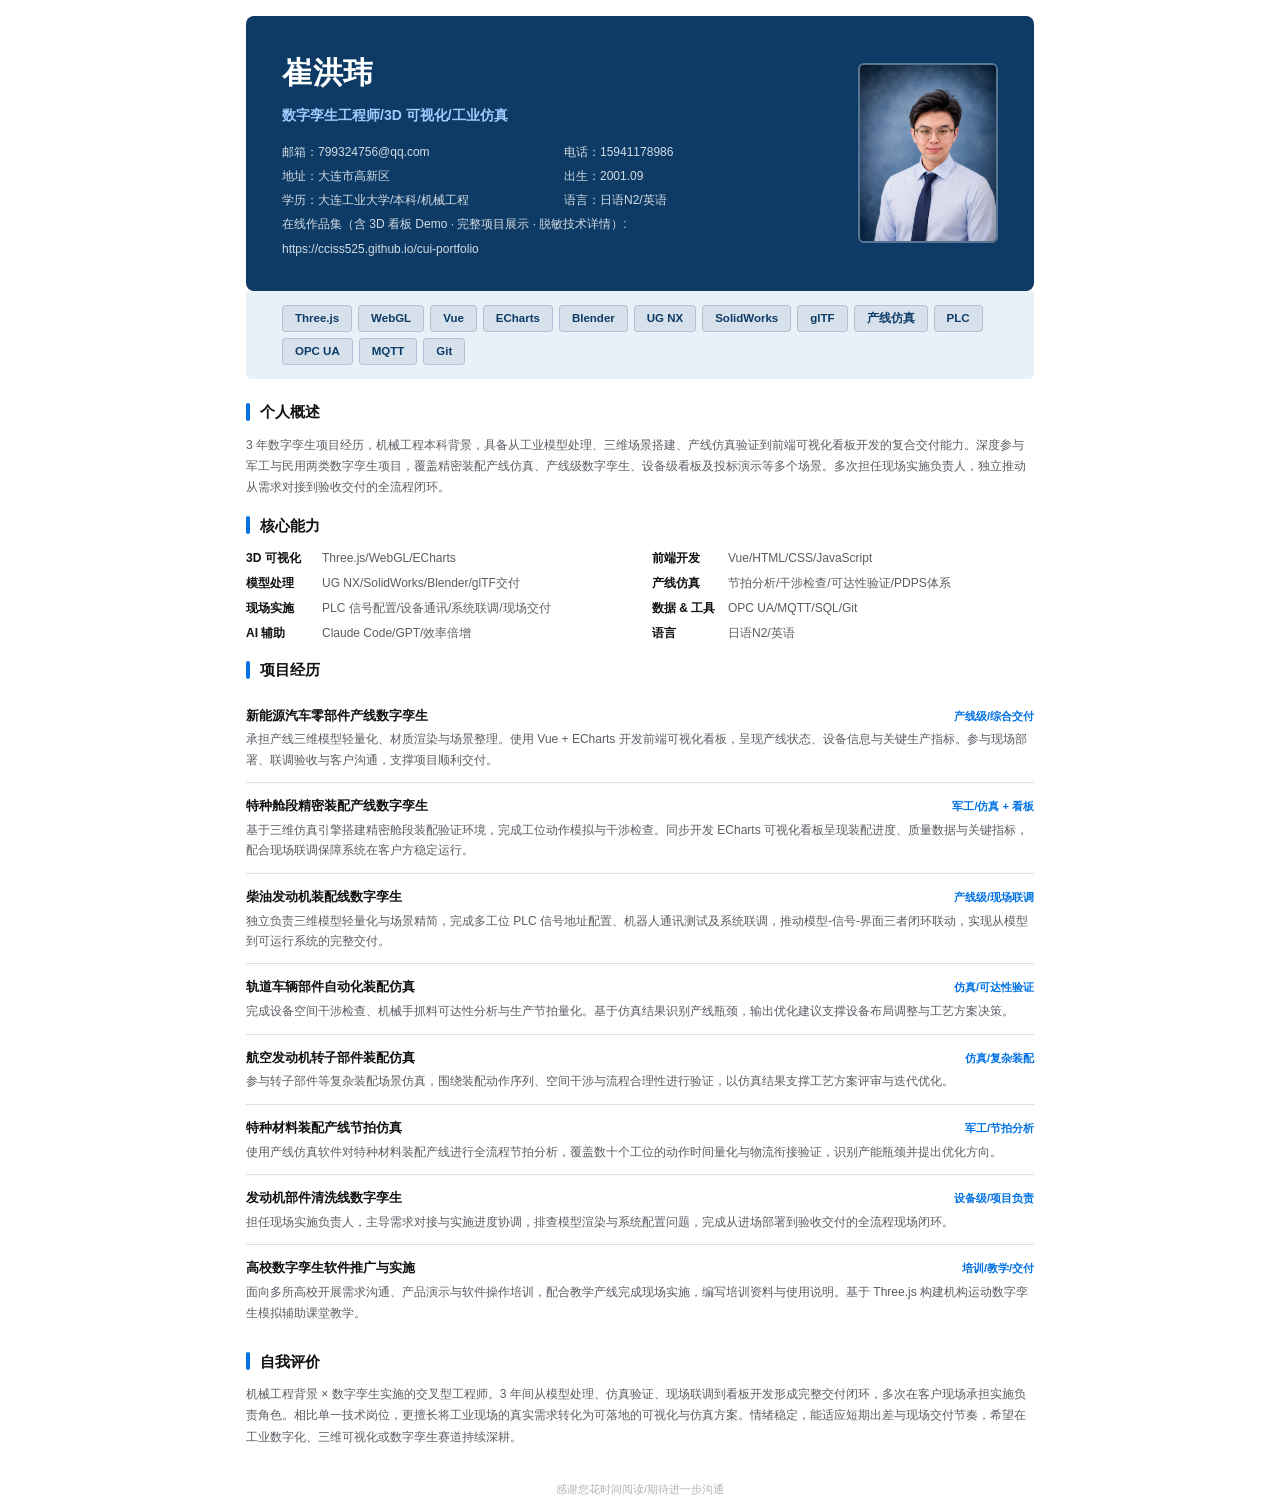
<file: assets/resume-print.html>
<!doctype html>
<html lang="zh-CN">
<head>
<meta charset="UTF-8" />
<meta name="viewport" content="width=device-width, initial-scale=1.0" />
<title>崔洪玮/数字孪生工程师/简历</title>
<style>
  :root {
    --ink: #111114;
    --muted: #5a5d63;
    --line: #dedfe3;
    --subtle: #f5f5f7;
    --blue: #0071e3;
    --dark: #090b10;
    --dark-soft: #161a22;
    --green: #2f8f6a;
    --tag-bg: #eef0f4;
  }

  * { box-sizing: border-box; margin: 0; padding: 0; }

  body {
    font-family: "Microsoft YaHei", "PingFang SC", "Hiragino Sans GB", "Noto Sans SC", "Segoe UI", sans-serif;
    font-size: 12.5px;
    line-height: 1.68;
    color: var(--ink);
    background: #fff;
    max-width: 820px;
    margin: 0 auto;
    padding: 0 16px;
  }

  /* ====== Header ====== */
  .resume-header {
    display: flex;
    align-items: center;
    justify-content: space-between;
    gap: 32px;
    padding: 32px 36px;
    margin-top: 16px;
    border-radius: 8px;
    background: #0d3b66;
    color: #fff;
  }

  .header-left { flex: 1; min-width: 0; }
  .header-left h1 { font-size: 30px; font-weight: 750; letter-spacing: 0.5px; margin-bottom: 6px; }
  .header-left .title { font-size: 14px; font-weight: 650; color: #9fcbff; margin-bottom: 14px; }
  .header-left .info-grid {
    display: grid;
    grid-template-columns: 1fr 1fr;
    gap: 4px 20px;
    color: rgba(255,255,255,0.82);
    font-size: 12px;
  }

  .header-right {
    flex-shrink: 0;
    width: 140px;
    height: 180px;
    overflow: hidden;
    border-radius: 6px;
    border: 2px solid rgba(255,255,255,0.3);
  }
  .header-right img {
    width: 100%;
    height: 100%;
    object-fit: cover;
    object-position: 50% 28%;
  }

  /* ====== Tech strip ====== */
  .tech-strip {
    display: flex;
    flex-wrap: wrap;
    gap: 6px;
    padding: 14px 36px;
    background: #e8f0f8;
    margin-bottom: 20px;
    border-radius: 0 0 6px 6px;
  }
  .tech-strip span {
    display: inline-block;
    padding: 3px 12px;
    border-radius: 4px;
    color: #0d3b66;
    background: rgba(13,59,102,0.08);
    font-size: 11.5px;
    font-weight: 600;
    border: 1px solid rgba(13,59,102,0.18);
  }

  /* ====== Section ====== */
  .section { padding: 0 0 14px; }
  .section-title {
    display: flex;
    align-items: center;
    gap: 10px;
    font-size: 15px;
    font-weight: 750;
    margin-bottom: 10px;
    color: var(--ink);
  }
  .section-title::before {
    content: "";
    display: inline-block;
    width: 4px;
    height: 18px;
    border-radius: 2px;
    background: var(--blue);
  }

  /* ====== Skills ====== */
  .skills-grid {
    display: grid;
    grid-template-columns: 1fr 1fr;
    gap: 5px 24px;
  }
  .skill-row { display: flex; gap: 8px; align-items: baseline; }
  .skill-name { font-weight: 650; white-space: nowrap; min-width: 68px; font-size: 12px; }
  .skill-detail { color: var(--muted); font-size: 12px; }

  /* ====== Project ====== */
  .project-list { display: grid; gap: 0; }
  .project-item {
    padding: 12px 0;
    border-bottom: 1px solid var(--line);
  }
  .project-item:last-child { border-bottom: none; }
  .project-top { display: flex; justify-content: space-between; align-items: baseline; gap: 12px; }
  .project-top h3 { font-size: 13px; font-weight: 700; }
  .project-tag {
    font-size: 11px;
    font-weight: 650;
    color: var(--blue);
    white-space: nowrap;
  }
  .project-desc { color: var(--muted); margin-top: 3px; line-height: 1.7; font-size: 12px; }

  /* ====== Self ====== */
  .self-text { color: var(--muted); line-height: 1.78; font-size: 12px; }

  /* ====== Footer ====== */
  .resume-footer {
    text-align: center;
    padding: 18px 0 8px;
    color: #b0b3b8;
    font-size: 11px;
  }

  /* ====== Print ====== */
  @media print {
    body { max-width: none; padding: 0 12px; -webkit-print-color-adjust: exact; print-color-adjust: exact; }
    .resume-header { margin-top: 0; border-radius: 6px; }
    .tech-strip { border-radius: 0 0 4px 4px; }
    .section { page-break-inside: avoid; }
    .project-item { page-break-inside: avoid; }
    @page { size: A4; margin: 14mm 16mm 14mm 16mm; }
  }
</style>
</head>
<body>

<!-- ====== Header ====== -->
<header class="resume-header">
  <div class="header-left">
    <h1>崔洪玮</h1>
    <p class="title">数字孪生工程师/3D 可视化/工业仿真</p>
    <div class="info-grid">
      <span>邮箱：799324756@qq.com</span>
      <span>电话：15941178986</span>
      <span>地址：大连市高新区</span>
      <span>出生：2001.09</span>
      <span>学历：大连工业大学/本科/机械工程</span>
      <span>语言：日语N2/英语</span>
      <span style="grid-column:1/-1">在线作品集（含 3D 看板 Demo · 完整项目展示 · 脱敏技术详情）:</span>
      <span style="grid-column:1/-1">https://cciss525.github.io/cui-portfolio</span>
    </div>
  </div>
  <div class="header-right">
    <img src="./portrait.png" alt="崔洪玮" />
  </div>
</header>

<!-- ====== Tech Strip ====== -->
<div class="tech-strip">
  <span>Three.js</span><span>WebGL</span><span>Vue</span><span>ECharts</span><span>Blender</span>
  <span>UG NX</span><span>SolidWorks</span><span>glTF</span><span>产线仿真</span>
  <span>PLC</span><span>OPC UA</span><span>MQTT</span><span>Git</span>
</div>

<!-- ====== Overview ====== -->
<section class="section">
  <h2 class="section-title">个人概述</h2>
  <p class="self-text">
    3 年数字孪生项目经历，机械工程本科背景，具备从工业模型处理、三维场景搭建、产线仿真验证到前端可视化看板开发的复合交付能力。深度参与军工与民用两类数字孪生项目，覆盖精密装配产线仿真、产线级数字孪生、设备级看板及投标演示等多个场景。多次担任现场实施负责人，独立推动从需求对接到验收交付的全流程闭环。
  </p>
</section>

<!-- ====== Skills ====== -->
<section class="section">
  <h2 class="section-title">核心能力</h2>
  <div class="skills-grid">
    <div class="skill-row"><span class="skill-name">3D 可视化</span><span class="skill-detail">Three.js/WebGL/ECharts </span></div>
    <div class="skill-row"><span class="skill-name">前端开发</span><span class="skill-detail">Vue/HTML/CSS/JavaScript</span></div>
    <div class="skill-row"><span class="skill-name">模型处理</span><span class="skill-detail">UG NX/SolidWorks/Blender/glTF交付</span></div>
    <div class="skill-row"><span class="skill-name">产线仿真</span><span class="skill-detail">节拍分析/干涉检查/可达性验证/PDPS体系</span></div>
    <div class="skill-row"><span class="skill-name">现场实施</span><span class="skill-detail">PLC 信号配置/设备通讯/系统联调/现场交付</span></div>
    <div class="skill-row"><span class="skill-name">数据 & 工具</span><span class="skill-detail">OPC UA/MQTT/SQL/Git</span></div>
    <div class="skill-row"><span class="skill-name">AI 辅助</span><span class="skill-detail">Claude Code/GPT/效率倍增</span></div>
    <div class="skill-row"><span class="skill-name">语言</span><span class="skill-detail">日语N2/英语</span></div>
  </div>
</section>

<!-- ====== Projects ====== -->
<section class="section">
  <h2 class="section-title">项目经历</h2>
  <div class="project-list">

    <!-- 1 -->
    <div class="project-item">
      <div class="project-top">
        <h3>新能源汽车零部件产线数字孪生</h3>
        <span class="project-tag">产线级/综合交付</span>
      </div>
      <p class="project-desc">承担产线三维模型轻量化、材质渲染与场景整理。使用 Vue + ECharts 开发前端可视化看板，呈现产线状态、设备信息与关键生产指标。参与现场部署、联调验收与客户沟通，支撑项目顺利交付。</p>
    </div>

    <!-- 2 -->
    <div class="project-item">
      <div class="project-top">
        <h3>特种舱段精密装配产线数字孪生</h3>
        <span class="project-tag">军工/仿真 + 看板</span>
      </div>
      <p class="project-desc">基于三维仿真引擎搭建精密舱段装配验证环境，完成工位动作模拟与干涉检查。同步开发 ECharts 可视化看板呈现装配进度、质量数据与关键指标，配合现场联调保障系统在客户方稳定运行。</p>
    </div>

    <!-- 3 -->
    <div class="project-item">
      <div class="project-top">
        <h3>柴油发动机装配线数字孪生</h3>
        <span class="project-tag">产线级/现场联调</span>
      </div>
      <p class="project-desc">独立负责三维模型轻量化与场景精简，完成多工位 PLC 信号地址配置、机器人通讯测试及系统联调，推动模型-信号-界面三者闭环联动，实现从模型到可运行系统的完整交付。</p>
    </div>

    <!-- 4 -->
    <div class="project-item">
      <div class="project-top">
        <h3>轨道车辆部件自动化装配仿真</h3>
        <span class="project-tag">仿真/可达性验证</span>
      </div>
      <p class="project-desc">完成设备空间干涉检查、机械手抓料可达性分析与生产节拍量化。基于仿真结果识别产线瓶颈，输出优化建议支撑设备布局调整与工艺方案决策。</p>
    </div>

    <!-- 5 -->
    <div class="project-item">
      <div class="project-top">
        <h3>航空发动机转子部件装配仿真</h3>
        <span class="project-tag">仿真/复杂装配</span>
      </div>
      <p class="project-desc">参与转子部件等复杂装配场景仿真，围绕装配动作序列、空间干涉与流程合理性进行验证，以仿真结果支撑工艺方案评审与迭代优化。</p>
    </div>

    <!-- 6 -->
    <div class="project-item">
      <div class="project-top">
        <h3>特种材料装配产线节拍仿真</h3>
        <span class="project-tag">军工/节拍分析</span>
      </div>
      <p class="project-desc">使用产线仿真软件对特种材料装配产线进行全流程节拍分析，覆盖数十个工位的动作时间量化与物流衔接验证，识别产能瓶颈并提出优化方向。</p>
    </div>

    <!-- 7 -->
    <div class="project-item">
      <div class="project-top">
        <h3>发动机部件清洗线数字孪生</h3>
        <span class="project-tag">设备级/项目负责</span>
      </div>
      <p class="project-desc">担任现场实施负责人，主导需求对接与实施进度协调，排查模型渲染与系统配置问题，完成从进场部署到验收交付的全流程现场闭环。</p>
    </div>

    <!-- 8 -->
    <div class="project-item">
      <div class="project-top">
        <h3>高校数字孪生软件推广与实施</h3>
        <span class="project-tag">培训/教学/交付</span>
      </div>
      <p class="project-desc">面向多所高校开展需求沟通、产品演示与软件操作培训，配合教学产线完成现场实施，编写培训资料与使用说明。基于 Three.js 构建机构运动数字孪生模拟辅助课堂教学。</p>
    </div>

  </div>
</section>

<!-- ====== Self ====== -->
<section class="section">
  <h2 class="section-title">自我评价</h2>
  <p class="self-text">
    机械工程背景 × 数字孪生实施的交叉型工程师。3 年间从模型处理、仿真验证、现场联调到看板开发形成完整交付闭环，多次在客户现场承担实施负责角色。相比单一技术岗位，更擅长将工业现场的真实需求转化为可落地的可视化与仿真方案。情绪稳定，能适应短期出差与现场交付节奏，希望在工业数字化、三维可视化或数字孪生赛道持续深耕。
  </p>
</section>

<!-- ====== Footer ====== -->
<div class="resume-footer">
  感谢您花时间阅读/期待进一步沟通
</div>

</body>
</html>
</file>
